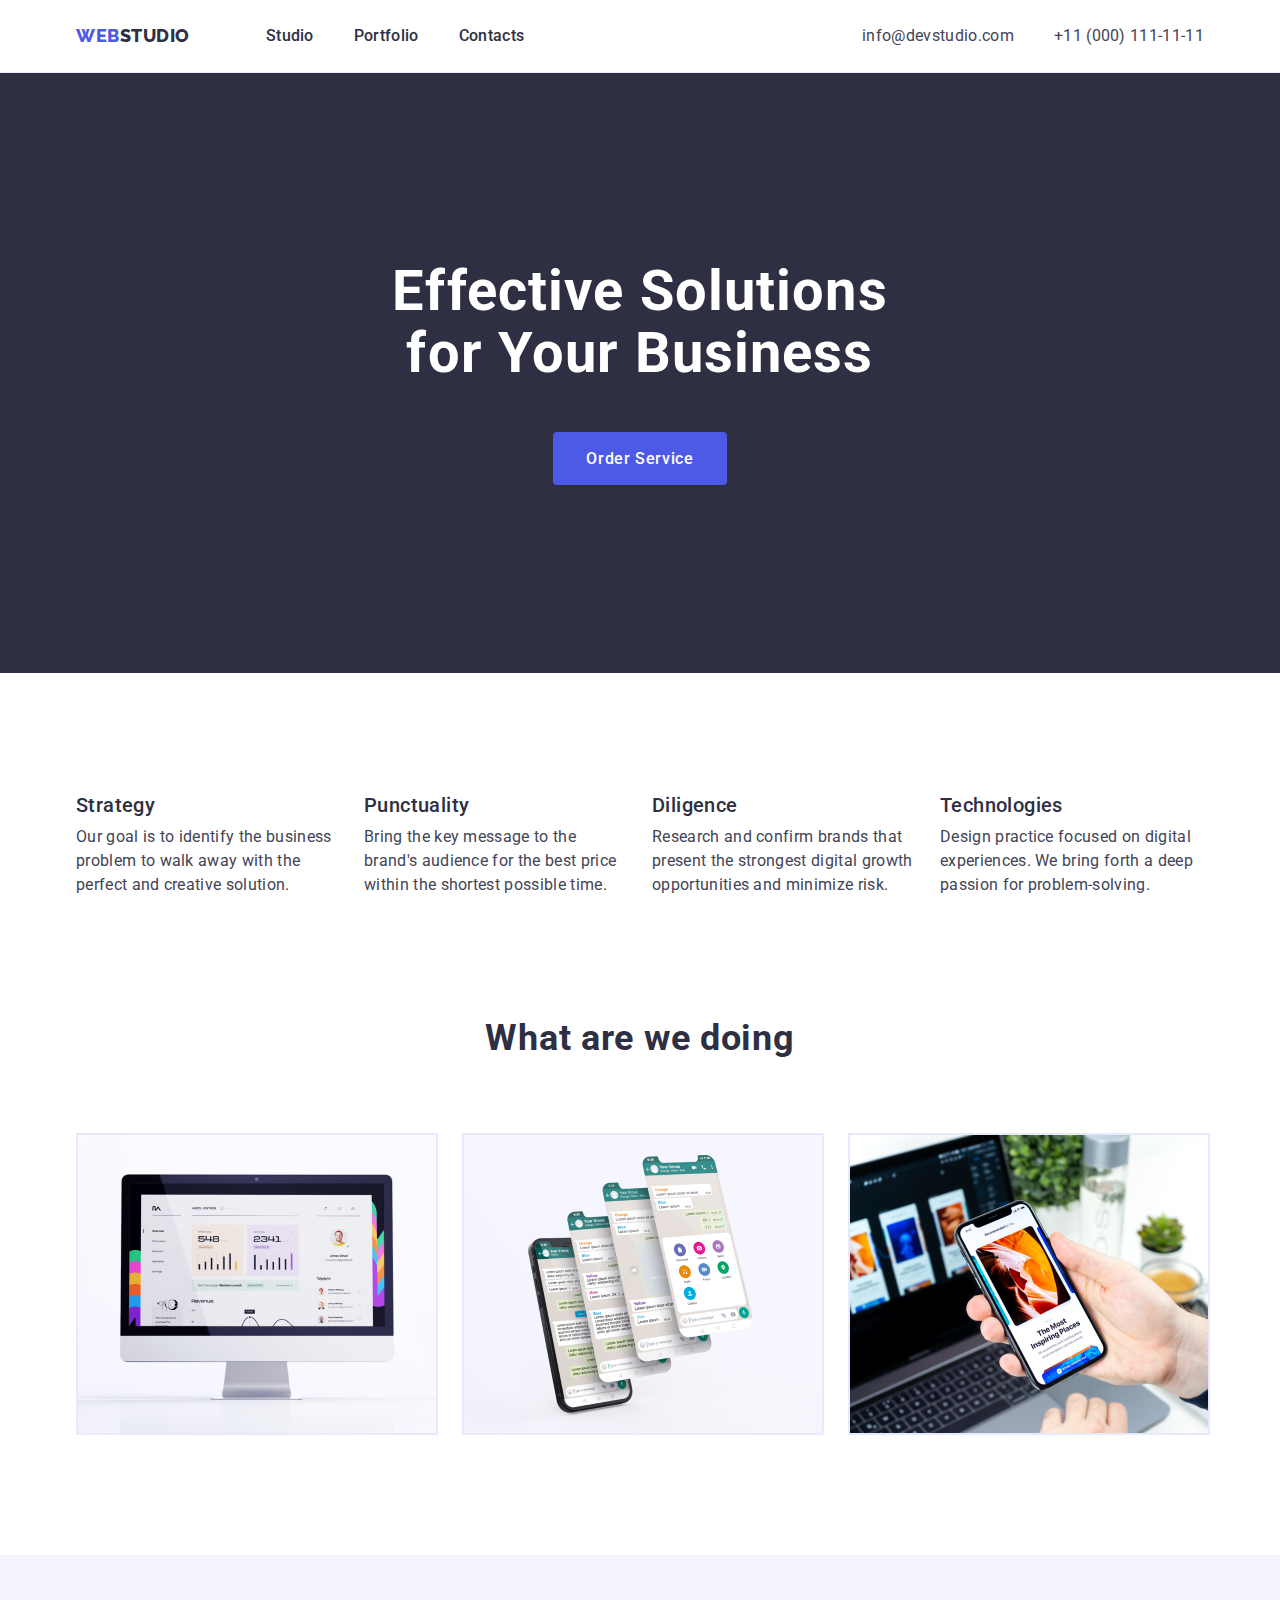
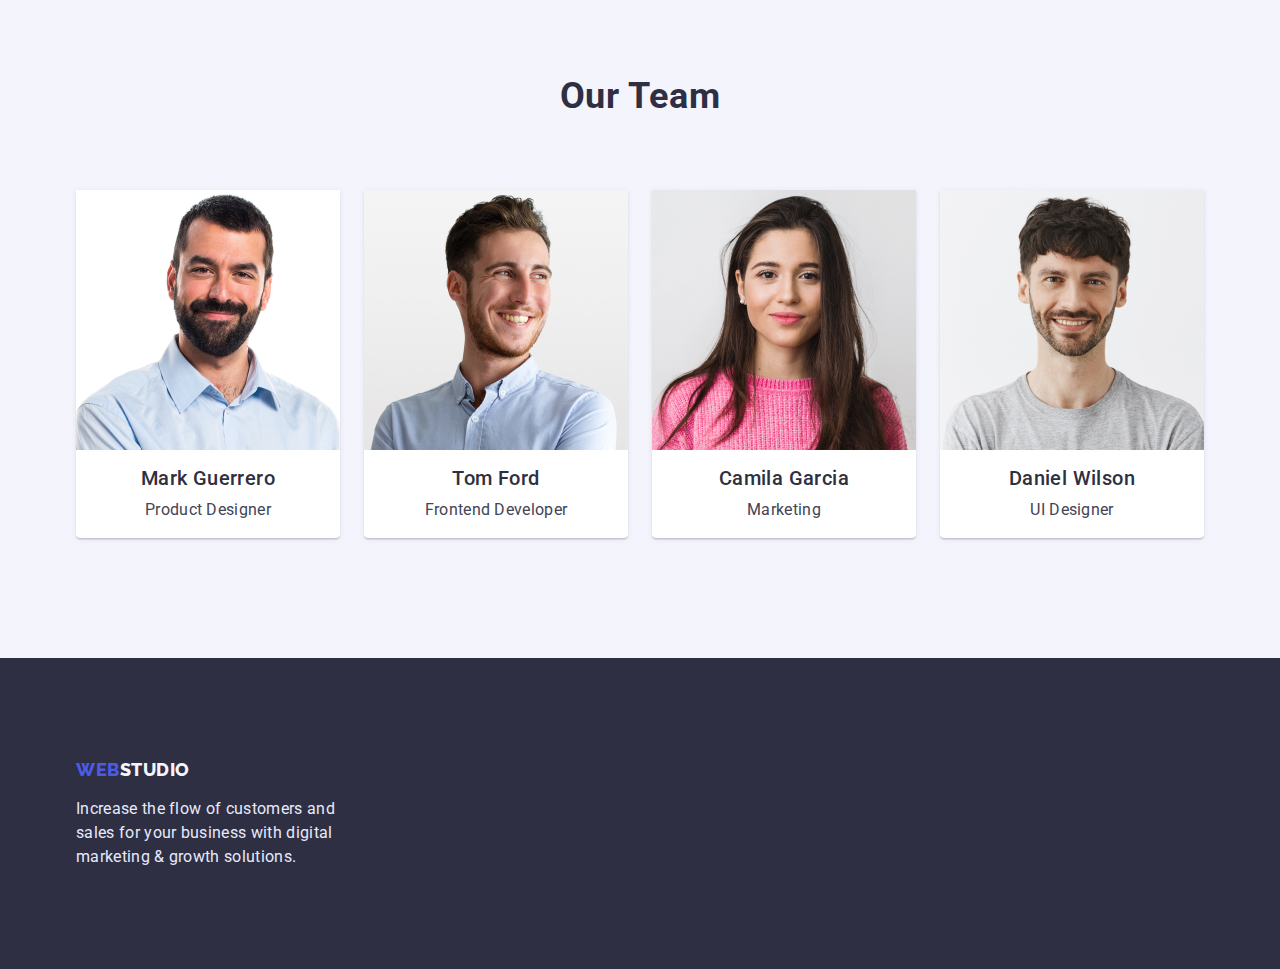
<file: index.html>
<!DOCTYPE html>
<html lang="en">
  <head>
    <meta charset="UTF-8">
    <meta http-equiv="X-UA-Compatible" content="IE=edge">
    <meta name="viewport" content="width=device-width, initial-scale=1.0">
    <title>Studio</title>
    <link rel="preconnect" href="https://fonts.googleapis.com">
    <link rel="preconnect" href="https://fonts.gstatic.com" crossorigin>
    <link href="https://fonts.googleapis.com/css2?family=Raleway:wght@800&family=Roboto:wght@400;500;700;900&display=swap" rel="stylesheet">
    <link
      rel="stylesheet"
      href="https://cdnjs.cloudflare.com/ajax/libs/modern-normalize/1.1.0/modern-normalize.min.css">
    <link rel="stylesheet" href="./css/styles.css">
  </head>
  <body>
    <!-- Хедер -->
    <header>
      <div class="container header">
        <a class="link logo" href="index.html"><span class="partlogo">Web</span>Studio</a>
        <nav>
          <ul class="list nav">
            <li class="item"><a class="link site-nav" href="./index.html">Studio</a></li>
            <li class="item"><a class="link site-nav" href="./portfolio.html">Portfolio</a></li>
            <li class="item"><a class="link site-nav" href="#">Contacts</a></li>
          </ul>
        </nav>
        <ul class="list contacts">
          <li class="item">
            <a class="link contact" href="mailto:info@devstudio.com">info@devstudio.com</a>
          </li>
          <li class="item">
            <a class="link contact" href="tel:+110001111111">+11 (000) 111-11-11</a>
          </li>
        </ul>
      </div>
    </header>
    <main>
        <!-- Герой -->
      <section class="section hero">
        <h1 class="first-title">Effective Solutions <br> for Your Business</h1>
        <button class="link button main-button" type="button">Order Service</button>
      </section>
      <!-- Преимущества -->
      <section class="section section-advantages">
        <div class="container advantages">
          <h2 class="second-title visually-hidden">Company advantages</h2>
          <ul class="list advantages-list">
            <li class="item">
              <h3 class="third-title">Strategy</h3>
              <p class="text">
                Our goal is to identify the business problem to walk away with the perfect and
                creative solution.
              </p>
            </li>
            <li class="item">
              <h3 class="third-title">Punctuality</h3>
              <p class="text">
                Bring the key message to the brand's audience for the best price within the shortest
                possible time.
              </p>
            </li>
            <li class="item">
              <h3 class="third-title">Diligence</h3>
              <p class="text">
                Research and confirm brands that present the strongest digital growth opportunities
                and minimize risk.
              </p>
            </li>
            <li class="item">
              <h3 class="third-title">Technologies</h3>
              <p class="text">
                Design practice focused on digital experiences. We bring forth a deep passion for
                problem-solving.
              </p>
            </li>
          </ul>
        </div>
      </section>
      <!-- Операции -->
      <section class=" section wrapper">
        <div class="container">
          <h2 class="second-title second-topic">What are we doing</h2>
          <ul class="list operation">
            <li class="item">
              <a class="link" href="#" aria-label="Development of desktop applications"
                ><img src="./images/desktop.jpg" alt="Desktop device" width="360"></a>
            </li>
            <li class="item">
              <a class="link" href="#" aria-label="Mobile Application Development"
                ><img src="./images/smartphone.jpg" alt="Digital mobile device" width="360"></a>
            </li>
            <li class="item">
              <a class="link" href="#" aria-label="Creation of design solutions"
                ><img src="./images/devices.jpg" alt="Digital devices" width="360"></a>
            </li>
          </ul>
        </div>
      </section>
      <!-- Команда -->
      <section class=" section team">
        <div class="container">
          <h2 class="second-title second-topic">Our Team</h2>
          <ul class="list team-list">
            <li class="item">
              <img src="./images/markguerrero.jpg" alt="Picture of Mark Guerrero" width="264">
              <div class="member">
                <h3 class="third-title">Mark Guerrero</h3>
                <p class="text">Product Designer</p>
              </div>
            </li>
            <li class="item">
              <img src="./images/tomford.jpg" alt="Picture of Tom Ford" width="264">
              <div class="member">
                <h3 class="third-title">Tom Ford</h3>
                <p class="text">Frontend Developer</p>
              </div>
            </li>
            <li class="item">
              <img src="./images/camilagarcia.jpg" alt="Picture of Camila Garcia" width="264">
              <div class="member">
                <h3 class="third-title">Camila Garcia</h3>
                <p class="text">Marketing</p>
              </div>
            </li>
            <li class="item">
              <img src="./images/danielwilson.jpg" alt="Picture of Daniel Wilson" width="264">
              <div class="member">
                <h3 class="third-title">Daniel Wilson</h3>
                <p class="text">UI Designer</p>
              </div>
            </li>
          </ul>
        </div>
      </section>
    </main>
    <!-- Футер -->
    <footer>
      <section class="section footer">
      <div class="container">
        <a class="link logo footpartlogo" href="index.html"
          ><span class="partlogo">Web</span>Studio</a
        >
        <p class="text foot-text">
          Increase the flow of customers and <br>
          sales for your business with digital <br>
          marketing & growth solutions.
        </p>
      </div>
      </section>
    </footer>
  </body>
</html>
</file>
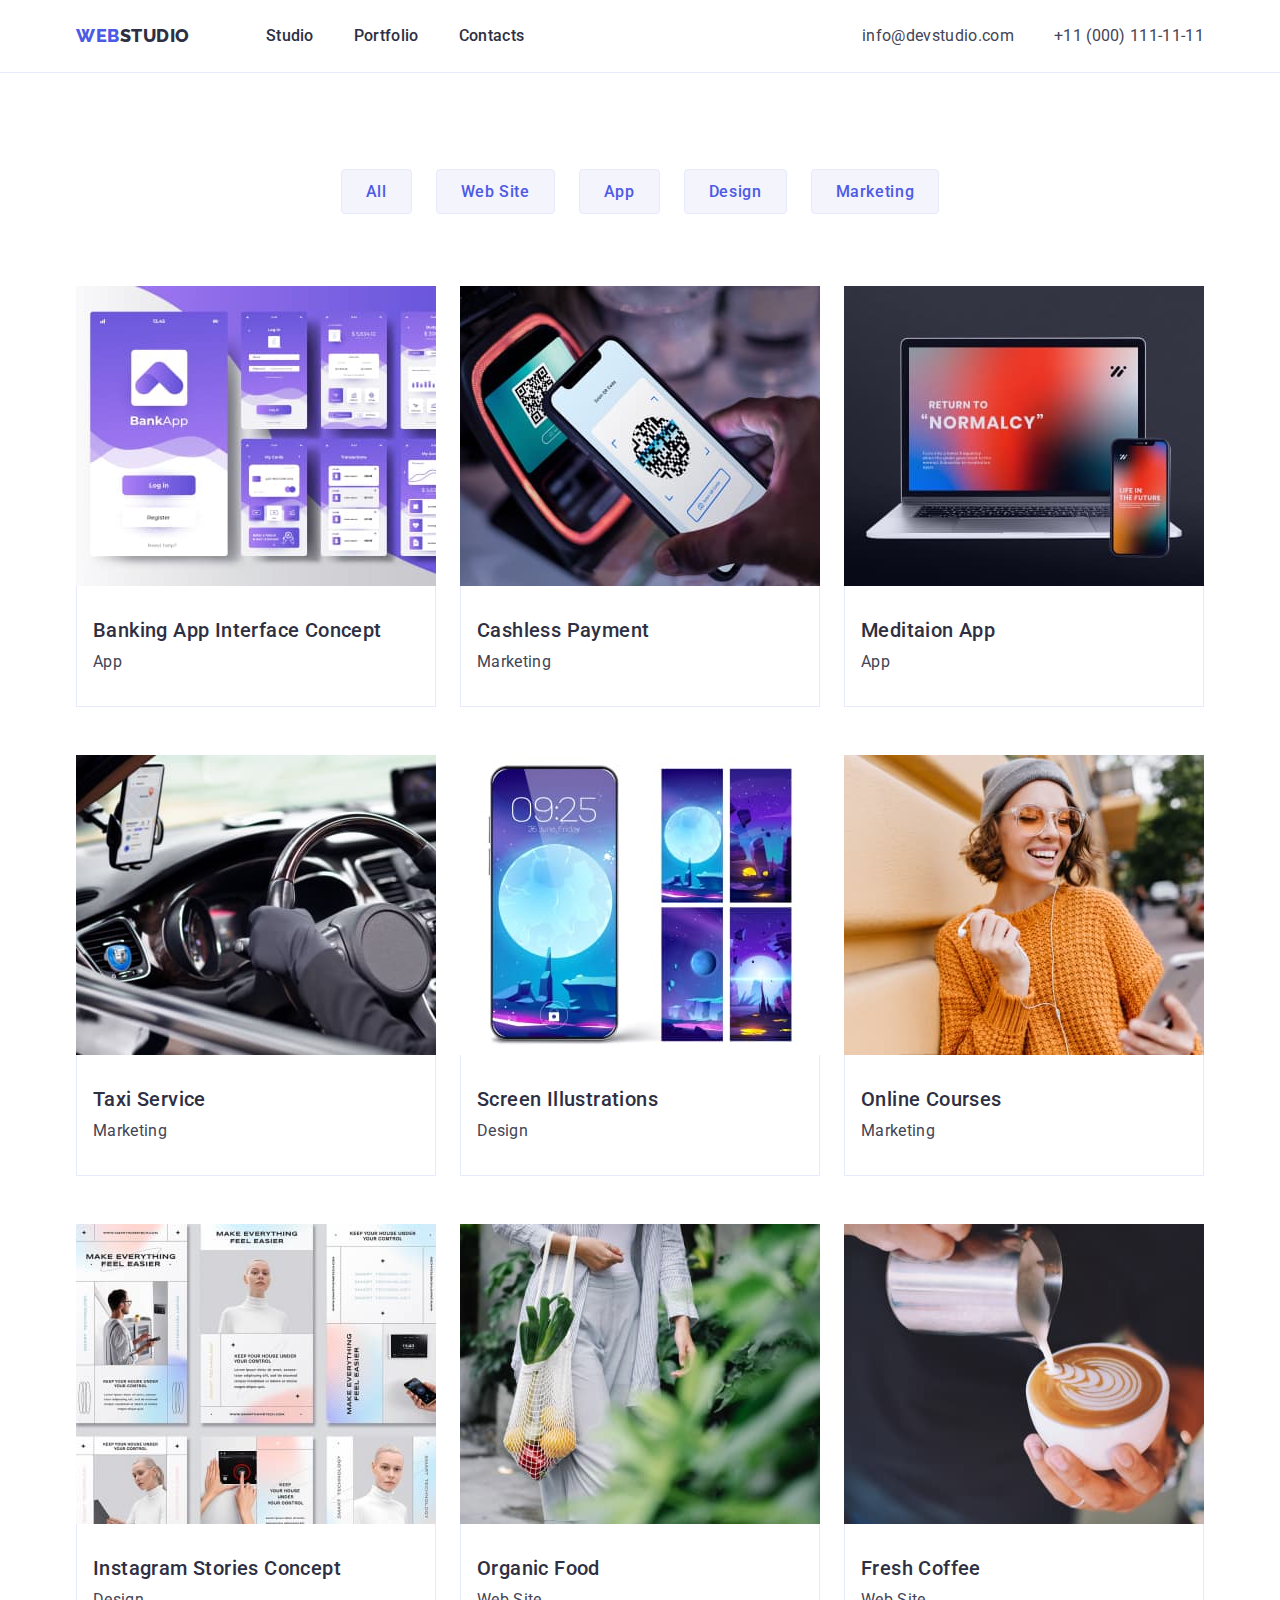
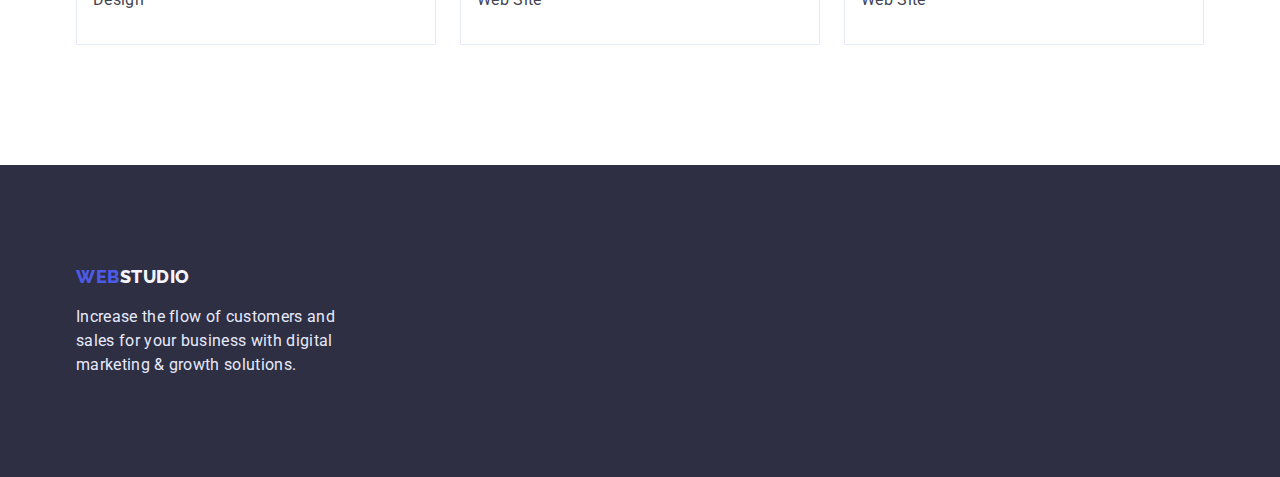
<file: portfolio.html>
<!DOCTYPE html>
<html lang="en">
  <head>
    <meta charset="UTF-8">
    <meta http-equiv="X-UA-Compatible" content="IE=edge">
    <meta name="viewport" content="width=device-width, initial-scale=1.0">
    <title>Portfolio</title>
    <link rel="preconnect" href="https://fonts.googleapis.com">
    <link rel="preconnect" href="https://fonts.gstatic.com" crossorigin>
    <link href="https://fonts.googleapis.com/css2?family=Raleway:wght@800&family=Roboto:wght@400;500;700;900&display=swap" rel="stylesheet">
    <link
      rel="stylesheet"
      href="https://cdnjs.cloudflare.com/ajax/libs/modern-normalize/1.1.0/modern-normalize.min.css">
    <link rel="stylesheet" href="./css/styles.css">
  </head>
  <body>
    <header>
      <div class="container header">
        <a class="link logo" href="index.html"><span class="partlogo">Web</span>Studio</a>
        <nav>
          <ul class="list nav">
            <li class="item"><a class="link site-nav" href="./index.html">Studio</a></li>
            <li class="item"><a class="link site-nav" href="./portfolio.html">Portfolio</a></li>
            <li class="item"><a class="link site-nav" href="#">Contacts</a></li>
          </ul>
        </nav>
        <ul class="list contacts">
          <li class="item">
            <a class="link contact" href="mailto:info@devstudio.com">info@devstudio.com</a>
          </li>
          <li class="item">
            <a class="link contact" href="tel:+110001111111">+11 (000) 111-11-11</a>
          </li>
        </ul>
      </div>
    </header>
    <main>
      <section class=" section portfolio">
        <div class="container">
          <h1 class="first-title visually-hidden">Examples of webstudio work</h1>
          <ul class="list selection">
            <li class="item"><button class="link button" type="button">All</button></li>
            <li class="item"><button class="link button" type="button">Web Site</button></li>
            <li class="item"><button class="link button" type="button">App</button></li>
            <li class="item"><button class="link button" type="button">Design</button></li>
            <li class="item"><button class="link button" type="button">Marketing</button></li>
          </ul>
          <ul class="list examples">
            <li class="item">
              <a class="link" href="#"
                ><img src="./images/bankingapp.jpg" alt="Banking application interface" width="360"></a>
              <div class="example">
                <h2 class="second-title">Banking App Interface Concept</h2>
                <p class="text">App</p>
              </div>
            </li>
            <li class="item">
              <a class="link" href="#"
                ><img src="./images/cashlesspayment.jpg" alt="Terminal usage" width="360"></a>
              <div class="example">
                <h2 class="second-title">Cashless Payment</h2>
                <p class="text">Marketing</p>
              </div>
            </li>
            <li class="item">
              <a class="link" href="#"
                ><img
                  src="./images/phoneanddesctop.jpg"
                  alt="Website responsiveness across devices"
                  width="360"></a>
              <div class="example">
                <h2 class="second-title">Meditaion App</h2>
                <p class="text">App</p>
              </div>
            </li>
            <li class="item">
              <a class="link" href="#"
                ><img src="./images/taxi.jpg" alt="Taxi driver rides" width="360"></a>
              <div class="example">
                <h2 class="second-title">Taxi Service</h2>
                <p class="text">Marketing</p>
              </div>
            </li>
            <li class="item">
              <a class="link" href="#"
                ><img src="./images/screenschot.jpg" alt="Phone screenshots" width="360"></a>
              <div class="example">
                <h2 class="second-title">Screen Illustrations</h2>
                <p class="text">Design</p>
              </div>
            </li>
            <li class="item">
              <a class="link" href="#"
                ><img
                  src="./images/womanwithphone.jpg"
                  alt="The girl is using the phone"
                  width="360"></a>
              <div class="example">
                <h2 class="second-title">Online Courses</h2>
                <p class="text">Marketing</p>
              </div>
            </li>
            <li class="item">
              <a class="link" href="#"
                ><img src="./images/instagtamconcept.jpg" alt="Using Instagram concept" width="360"></a>
              <div class="example">
                <h2 class="second-title">Instagram Stories Concept</h2>
                <p class="text">Design</p>
              </div>
            </li>
            <li class="item">
              <a class="link" href="#"
                ><img src="./images/vegetables.jpg" alt="Vegetables in a string bag" width="360"></a>
              <div class="example">
                <h2 class="second-title">Organic Food</h2>
                <p class="text">Web Site</p>
              </div>
            </li>
            <li class="item">
              <a class="link" href="#"
                ><img src="./images/coffee.jpg" alt="Preparing coffee" width="360"></a>
              <div class="example">
                <h2 class="second-title">Fresh Coffee</h2>
                <p class="text">Web Site</p>
              </div>
            </li>
          </ul>
        </div>
      </section>
    </main>
    <footer>
      <section class="section footer">
      <div class="container">
        <a class="link logo footpartlogo" href="index.html"
          ><span class="partlogo">Web</span>Studio</a
        >
        <p class="text foot-text">
          Increase the flow of customers and <br>
          sales for your business with digital <br>
          marketing & growth solutions.
        </p>
      </div>
      </section>
    </footer>
  </body>
</html>
</file>
<file: css/styles.css>
:root {
  --primary-text-color: #434455;
  --title-text-color: #2e2f42;
  --accent-color: #4d5ae5;
  --primary-white-color: #ffffff;
  --first-complementary-color: #f4f4fd;
  --second-complementary-color: #e7e9fc;
  --main-font-size: 16px;
}
body {
  background-color: var(--primary-white-color);
  color: var(--primary-text-color);
  font-family: Roboto, sans-serif;
}
/* Утилиты */
.section{
  padding-top: 120px;
  padding-bottom: 120px;
}
img {
  display: block;
}

.list {
  padding: 0;
  margin: 0;
  list-style: none;
}
.container {
  width: 1158px;
  padding-right: 15px;
  padding-left: 15px;
  margin-left: auto;
  margin-right: auto;
}
.visually-hidden {
  position: absolute;
  width: 1px;
  height: 1px;
  margin: -1px;
  border: 0;
  padding: 0;
  white-space: nowrap;
  clip-path: inset(100%);
  clip: rect(0 0 0 0);
  overflow: hidden;
}
/* Логотип */
.logo {
  color: var(--title-text-color);
  font-family: Raleway, sans-serif;
  font-weight: 800;
  font-size: 18px;
  line-height: 1.3;
  letter-spacing: 0.03em;
  text-transform: uppercase;
}
.partlogo {
  color: var(--accent-color);
}
.footpartlogo {
  display: inline-block;
  margin-bottom: 16px;
  color: var(--first-complementary-color);
}
header{
    border-bottom: 1px solid var(--second-complementary-color);
}
.header {
  display: flex;
  align-items: center;
}
.link:hover,
.link:focus {
  color: var(--accent-color);
}
.link {
  text-decoration: none;
}
.first-title {
  margin-top: 0;
  margin-bottom: 48px;
  color: var(--primary-white-color);
  font-weight: 700;
  font-size: 56px;
  letter-spacing: 0.02em;
  line-height: 1.1;
}
.second-title,
.third-title {
  margin-top: 0;
  margin-bottom: 8px;
  color: var(--title-text-color);
  font-weight: 500;
  font-size: 20px;
  letter-spacing: 0.02em;
  line-height: 1.2;
}
.second-topic {
  margin-bottom: 72px;
  text-align: center;
  font-weight: 700;
  font-size: 36px;
}

.text {
  margin: 0;
  font-size: var(--main-font-size);
  letter-spacing: 0.02em;
  line-height: 1.5;
}
/* Навигация */
.site-nav {
  display: block;
  color: var(--title-text-color);
  font-weight: 500;
  font-size: var(--main-font-size);
  letter-spacing: 0.02em;
  line-height: 1.5;
  padding-top: 24px;
  padding-bottom: 24px;
}
.nav {
  display: flex;
  margin-left: 76px;
}
.nav .item:not(:last-child) {
  margin-right: 40px;
}
.contacts {
  display: flex;
  margin-left: auto;
}
.contacts .item:not(:last-child) {
  margin-right: 40px;
}
.contact {
  color: var(--primary-text-color);
  font-size: var(--main-font-size);
  letter-spacing: 0.02em;
  line-height: 1.5;
}
/* Герой */
.hero {
  background-color: var(--title-text-color);
  text-align: center;
  padding-top: 188px;
  padding-bottom: 188px;
}
/* Преимущества */
.section-advantages{
  padding-bottom: 0;
}
.advantages-list {
  display: flex;
  flex-wrap: wrap;
}

.advantages-list .item {
  flex-basis: calc((100% - 72px) / 4);
  margin-right: 24px;
}
.advantages-list .item:last-child {
  margin-right: 0;
}
/* Операции */
.operation {
  display: flex;
}
.operation .item {
  flex-basis: calc((100% - 48px) / 3);
  margin-right: 24px;
  border: 1px solid var(--second-complementary-color);
}
.operation .item:last-child {
  margin-right: 0;
}
/* Команда */
.team {
  background-color: var(--first-complementary-color);
}
.team-list {
  display: flex;
}
.team-list .item {
  background-color: #ffffff;
  flex-basis: calc((100% - 72px) / 4);
  margin-right: 24px;
  box-shadow: 0px 1px 6px rgba(46, 47, 66, 0.08), 0px 1px 1px rgba(46, 47, 66, 0.16),
    0px 2px 1px rgba(46, 47, 66, 0.08);
  border-radius: 0px 0px 4px 4px;
}
.team-list .item:last-child {
  margin-right: 0;
}
.member {
  padding-top: 16px;
  padding-bottom: 16px;
  text-align: center;
}
/* Кнопки */
.button {
  display: inline-block;
  color: var(--accent-color);
  background-color: var(--first-complementary-color);
  border: 1px solid var(--second-complementary-color);
  text-align: center;
  font-family: inherit;
  font-weight: 500;
  font-size: var(--main-font-size);
  line-height: 1.2;
  align-items: center;
  letter-spacing: 0.04em;
  cursor: pointer;
  border-radius: 4px;
  padding: 12px 24px;
}
.button:hover,
.button:focus {
  color: var(--primary-white-color);
  background-color: var(--accent-color);
  border-color: transparent;
}
.main-button {
  color: var(--primary-white-color);
  background-color: var(--accent-color);
  border: 1px solid transparent;
  padding: 16px 32px;
}
.main-button:hover,
.main-button:focus {
  color: var(--accent-color);
  background-color: var(--first-complementary-color);
}
/* Портфолио */
.portfolio {
  padding-top: 96px;
  padding-bottom: 120px;
}

.selection {
  display: flex;
  margin-bottom: 72px;
  justify-content: center;
}

.selection .item:not(:last-child) {
  margin-right: 24px;
}
.examples {
  display: flex;
  flex-wrap: wrap;
}
.examples .item {
  width: calc((100% - 48px) / 3);
  margin-right: 24px;
  margin-bottom: 48px;
}
.examples .item:nth-child(3n) {
  margin-right: 0;
}
.examples .item:nth-last-child(-n + 3) {
  margin-bottom: 0;
}
.example {
  padding-top: 32px;
  padding-bottom: 32px;
  padding-left: 16px;
  border-right: 1px solid var(--second-complementary-color);
  border-bottom: 1px solid var(--second-complementary-color);
  border-left: 1px solid var(--second-complementary-color);
}
/* Футер */
footer {
  background-color: var(--title-text-color);
}
.footer{
    padding-top: 100px;
    padding-bottom: 100px;
}
.foot {
  width: 264px;
  text-align: left;
}
.foot-text {
  color: var(--second-complementary-color);
  letter-spacing: 0.02em;
}
</file>
